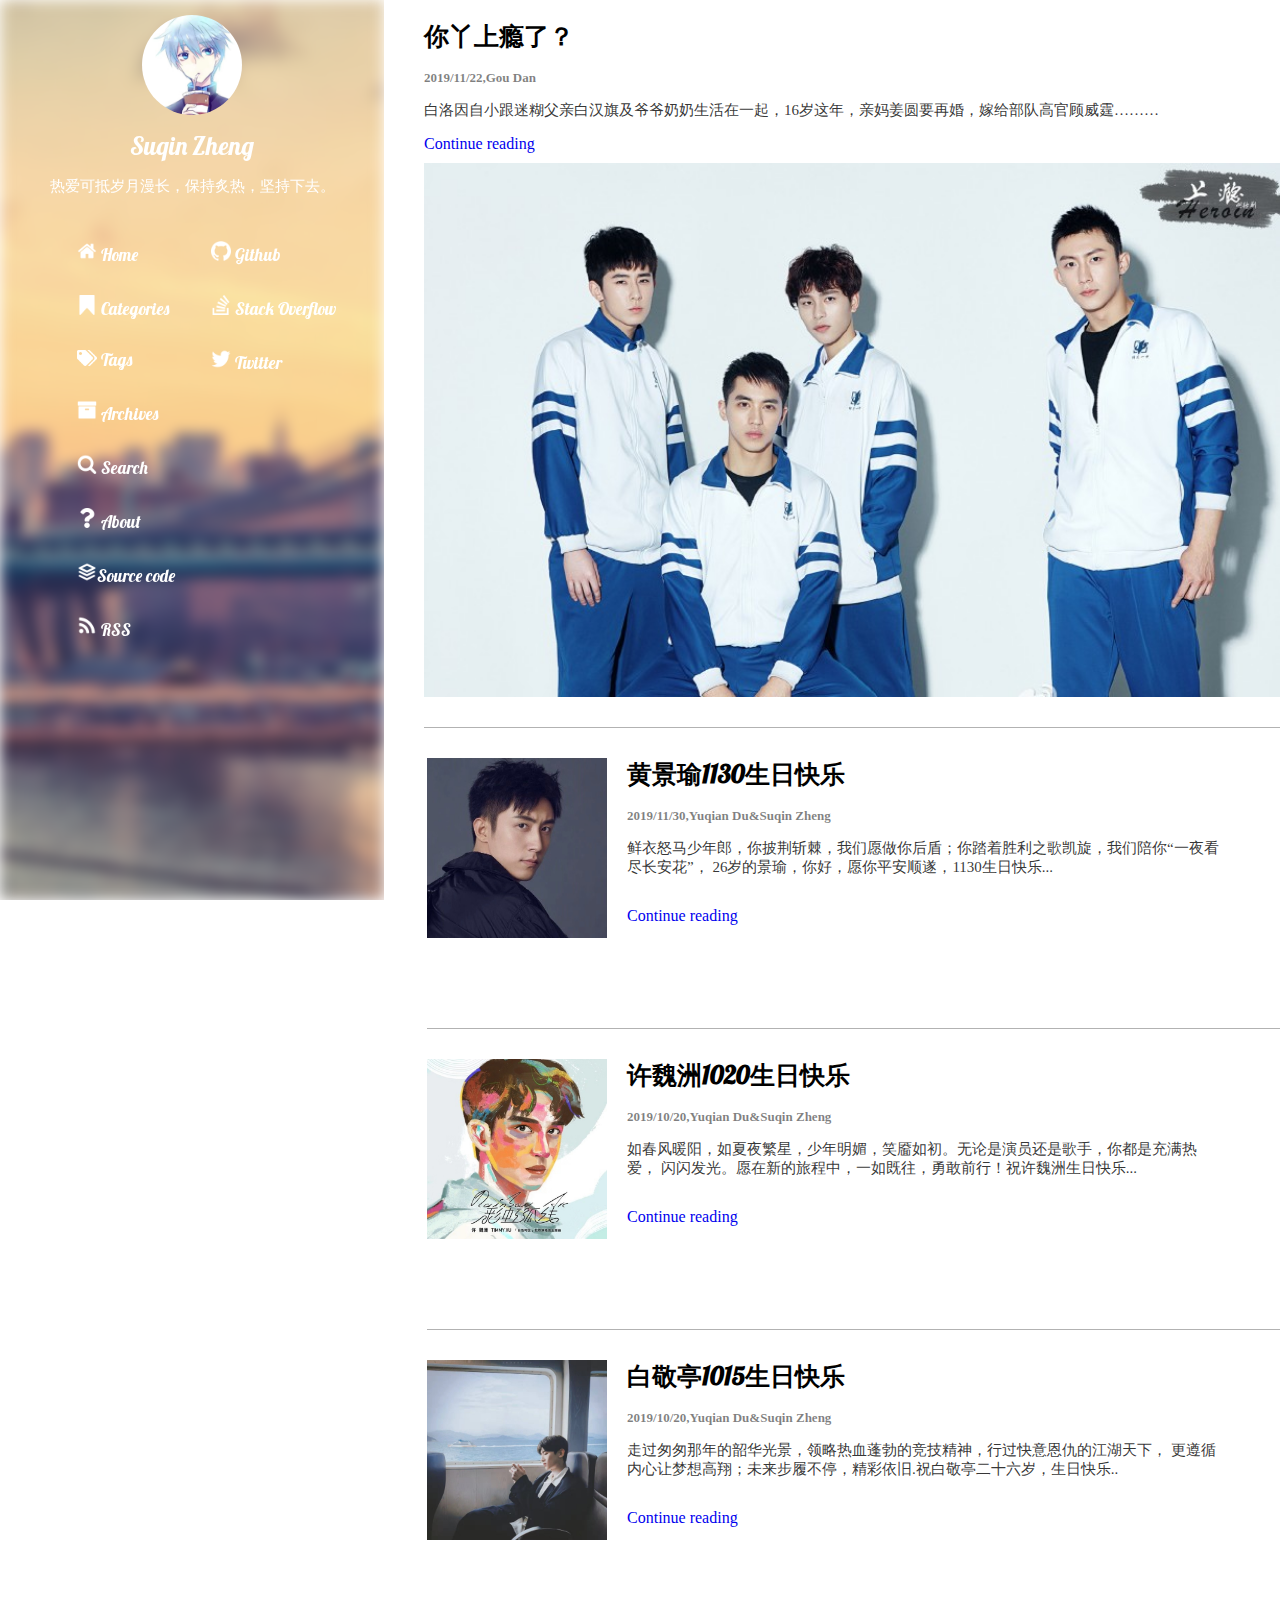
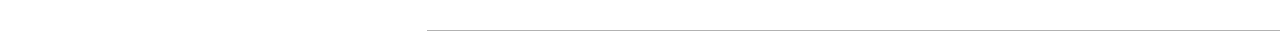
<file: index.html>
<link href="https://fonts.googleapis.com/css?family=Lobster" rel="stylesheet" type="text/css">
<!DOCTYPE html>
<html>

<head>
    <link rel="stylesheet" type="text/css" href="./statics/styles/index.css" />
    <link rel="stylesheet" type="text/css" href="./statics/styles/anime.css" />
</head>

<body>
    <div class="left-main">
        <div class="left-main-content">
            <center>
                <a href="about.html"><img class="head-image border" src="./statics/pics/head.jpg" alt=""></a>
            </center>
            <p class="name sign-common">Suqin Zheng</p>
            <p class="sign sign-common">热爱可抵岁月漫长，保持炙热，坚持下去。</p>
            <div style="position:relative">
                <div style="margin: 0 auto;">
                    <div class="menu-table-left">
                        <p class="menu-content"> <a href="./index.html" style="color:white;text-decoration:none">
                            <img src=./statics/pics/home.png class="iconfont" alt="home"> Home</a></p>
                        <p class="menu-content"> <img src=./statics/pics/categories.png class="iconfont"
                                alt="categories"> Categories</p>
                        <p class="menu-content"> <img src=./statics/pics/tags.png class="iconfont" alt="tags"> Tags</p>
                        <p class="menu-content"> <a href="./timeline.html" style="color: white;text-decoration: none;">
                                <img src=./statics/pics/archive.png class="iconfont" alt="archive"> Archives</a></p>
                        <p class="menu-content"> <img src=./statics/pics/search.png class="iconfont" alt="search">
                            Search</p>
                        <p class="menu-content"> <a href="./about.html" style="color:white;text-decoration:none;"><img
                                    src=./statics/pics/about.png class="iconfont" alt="about"> About</a></p>
                        <p class="menu-content"> <img src=./statics/pics/datasource.png class="iconfont"
                                alt="datasource ">Source
                            code </p>
                        <p class="menu-content"> <img src=./statics/pics/rss.png class="iconfont" alt="rss"> RSS</p>
                    </div>
                    <div class="menu-table-right">
                        <p class="menu-content"> <a href="https://github.com"
                                style="color:white;text-decoration:none"><img src=./statics/pics/github.png
                                    class="iconfont" alt="github"> Github</a></p>
                        <p class="menu-content"> <img src=./statics/pics/stack-overflow.png class="iconfont"
                                alt="stack-overflow">
                            Stack Overflow</p>
                        <p class="menu-content"> <img src=./statics/pics/twitter.png class="iconfont" alt="twitter">
                            Twitter</p>
                    </div>
                </div>
            </div>
        </div>
        <div class="left-main-bg left-main-bg-blur">
        </div>
    </div>

    <div class="right-main">
        <div class="recommend-text" alt="头条文章">
            <div>
                <h1 class="artical-header">你丫上瘾了？</h1>
            </div>
            <div>
                <h2 class="artical-timer">2019/11/22,Gou Dan</h2>
            </div>
            <div>
                <p class="recommend-inline">白洛因自小跟迷糊父亲白汉旗及爷爷奶奶生活在一起，16岁这年，亲妈姜圆要再婚，嫁给部队高官顾威霆………</p>
                <a href="./recommend-artical.html" class="click-link" alt="头条文章">Continue reading</a>
                <img class="recommend-pic" src=./statics/pics/recommend-artical2.jpg style="margin-bottom: 30px;">
            </div>
        </div>
        <div class="right-list">
            <div class="article-list">
                <div class="article-list-img">
                    <img class="aticle-image " src=./statics/pics/p3.jpg alt="the picture of article1">
                </div>
                <div class="article-list-content">
                    <h1 class="artical-header">黄景瑜1130生日快乐</h1>
                    <h2 class="artical-timer">2019/11/30,Yuqian Du&Suqin Zheng</h2>
                    <p class="artical-text">鲜衣怒马少年郎，你披荆斩棘，我们愿做你后盾；你踏着胜利之歌凯旋，我们陪你“一夜看尽长安花”，
                        26岁的景瑜，你好，愿你平安顺遂，1130生日快乐...</p>
                    <a href="https://weibo.com/u/1989519725" class="click-link" alt="详情">Continue reading</a>
                </div>
            </div>
            <div class="article-list">
                <div class="article-list-img">
                    <img class="aticle-image " src=./statics/pics/p2.jpg alt="the picture of article2">
                </div>
                <div class="article-list-content">
                    <h1 class="artical-header">许魏洲1020生日快乐</h1>
                    <h2 class="artical-timer">2019/10/20,Yuqian Du&Suqin Zheng</h2>
                    <p class="artical-text">如春风暖阳，如夏夜繁星，少年明媚，笑靥如初。无论是演员还是歌手，你都是充满热爱，
                        闪闪发光。愿在新的旅程中，一如既往，勇敢前行！祝许魏洲生日快乐​...</p>
                    <a href="https://weibo.com/u/1797270765" class="click-link" alt="详情">Continue reading</a>
                </div>
            </div>
            <div class="article-list">
                <div class="article-list-img">
                    <img class="aticle-image " src=./statics/pics/p4.jpg alt="the picture of article3">
                </div>
                <div class="article-list-content">
                    <h1 class="artical-header">白敬亭1015生日快乐</h1>
                    <h2 class="artical-timer">2019/10/20,Yuqian Du&Suqin Zheng</h2>
                    <p class="artical-text">走过匆匆那年的韶华光景，领略热血蓬勃的竞技精神，行过快意恩仇的江湖天下，
                        更遵循内心让梦想高翔；未来步履不停，精彩依旧.祝白敬亭二十六岁，生日快乐..</p>
                    <div class="click-link"> <a href="https://weibo.com/u/2112496475" class="click-link"
                            alt="详情">Continue reading</a></div>
                </div>
            </div>
        </div>


    </div>
</body>

</html>
</file>
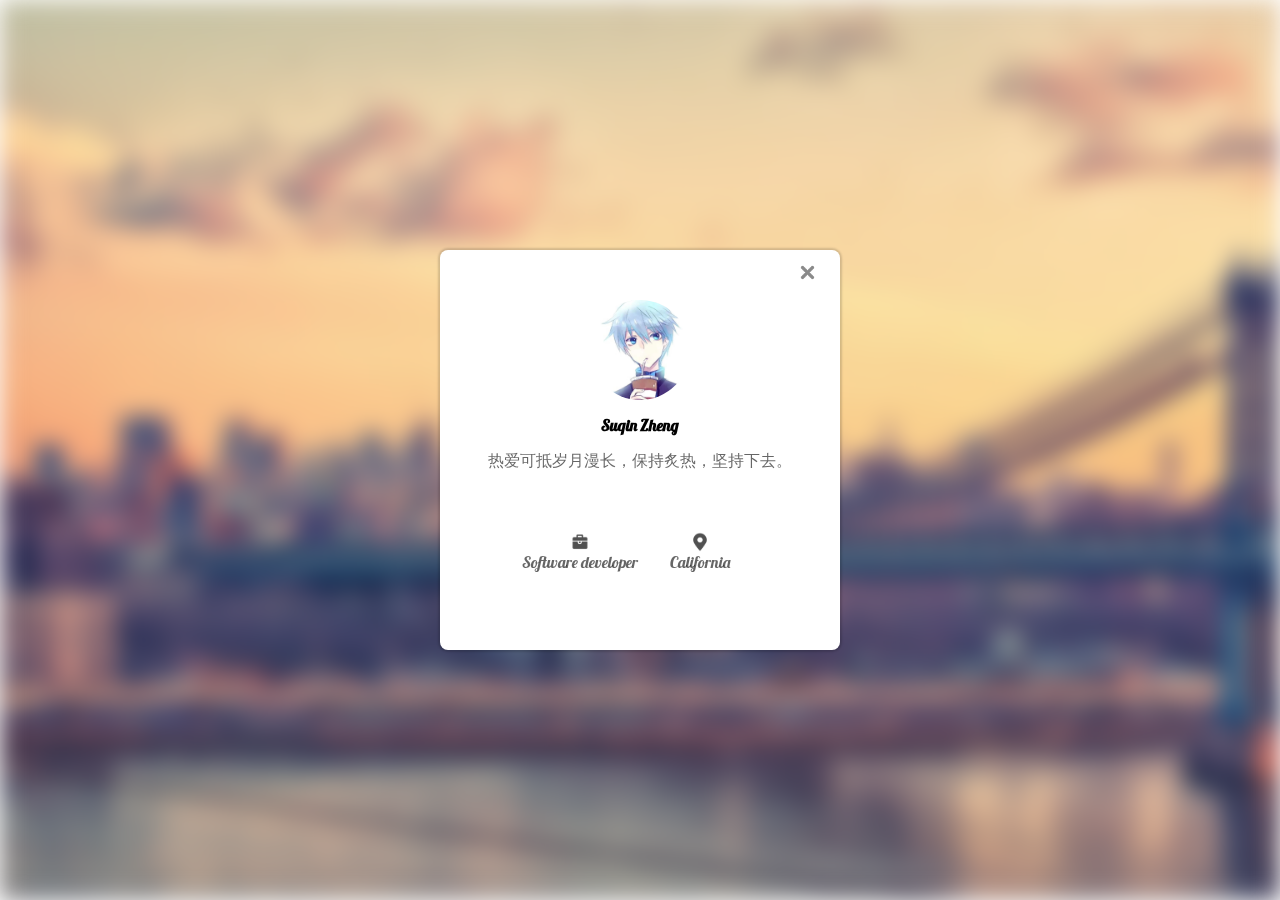
<file: about.html>
<link href="https://fonts.googleapis.com/css?family=Lobster" rel="stylesheet" type="text/css">
<!DOCTYPE html>
<html>

<head>
    <link rel="stylesheet" type="text/css" href="./statics/styles/about.css" />
    <link rel="stylesheet" type="text/css" href="./statics/styles/anime.css" />
</head>

<body>
    <div class="background">
    </div>
    <div class="info-card" style="animation: bounceInDown 2s;">
        <div class="close-button">
            <a href="index.html"><img src="./statics/pics/close.png"
                    style="width: 15px;float: right;margin-right: 25px;margin-top: 15px" alt="close" /></a>
        </div>
        <div class="head-sculpture">
            <img src="./statics/pics/head.jpg" style="width:100px;border-style: none;border-radius: 50%;" />
        </div>
        <div class="user-name">
            <strong>
                <p>Suqin Zheng</p>
            </strong>
        </div>
        <div class="user-info">
            <span>热爱可抵岁月漫长，保持炙热，坚持下去。</span>
        </div>
        <div class="user-detail-left">
            <img src="statics/pics/job.png" style="width:20px;" alt="job" />
            <p>Software developer</p>
        </div>
        <div class="user-detail-right">
            <img src="statics/pics/site.png" style="width:20px" alt="site" />
            <p>California</p>
        </div>
    </div>
</body>

</html>
</file>
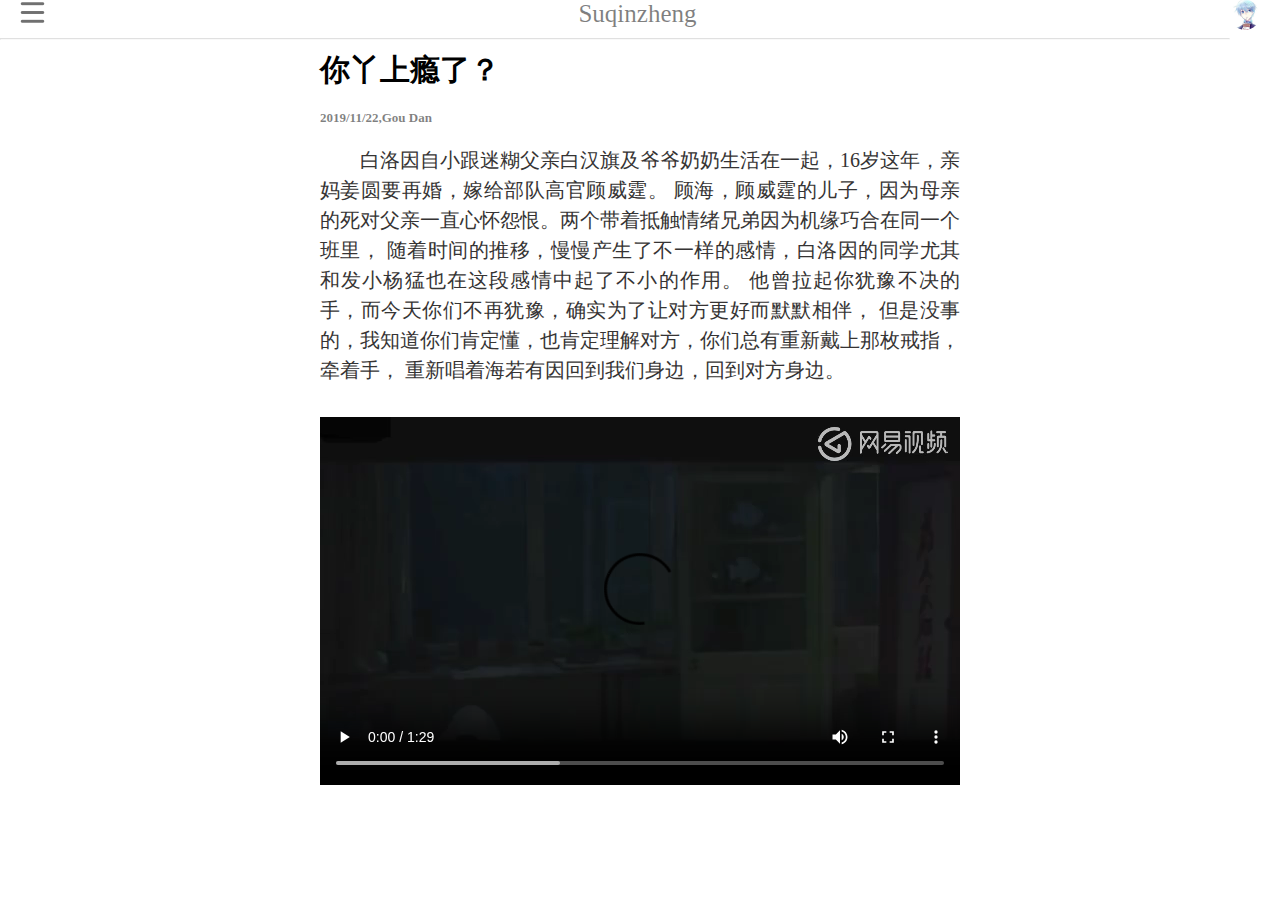
<file: recommend-artical.html>
<!DOCTYPE html>
<html>
    <head>
        <link rel="stylesheet" type="text/css" href="./statics/styles/recommend-artical.css" />
    </head>
    <body>
        <div class="sticky"> 
            <div>
                <img class="top-menu" src="./statics/pics/menu.png" alt="menu" />
            </div>
            <div>
                <img class="top-head" src="./statics/pics/head.jpg" alt="menu-head" />
            </div> 
            <div>
                <p class="top-name">Suqinzheng</p>
            </div>
            <hr style="opacity:0.3">
        </div>
        
     
        <div class="content">
            <h1 style="width:100%">你丫上瘾了？</h1>
            <h2 style="width:100%">2019/11/22,Gou Dan</h2>
            <p style="width:100% " >
            白洛因自小跟迷糊父亲白汉旗及爷爷奶奶生活在一起，16岁这年，亲妈姜圆要再婚，嫁给部队高官顾威霆。
            顾海，顾威霆的儿子，因为母亲的死对父亲一直心怀怨恨。两个带着抵触情绪兄弟因为机缘巧合在同一个班里，
            随着时间的推移，慢慢产生了不一样的感情，白洛因的同学尤其和发小杨猛也在这段感情中起了不小的作用。
            他曾拉起你犹豫不决的手，而今天你们不再犹豫，确实为了让对方更好而默默相伴，
            但是没事的，我知道你们肯定懂，也肯定理解对方，你们总有重新戴上那枚戒指，牵着手，
            重新唱着海若有因回到我们身边，回到对方身边。
            </p>

            <video width=100%  controls="controls">
                <source 
                    src="./statics/videos/shangyin.mp4" type="video/mp4">
                </source>
            </video>
        </div>
    </body>
</html>
</file>
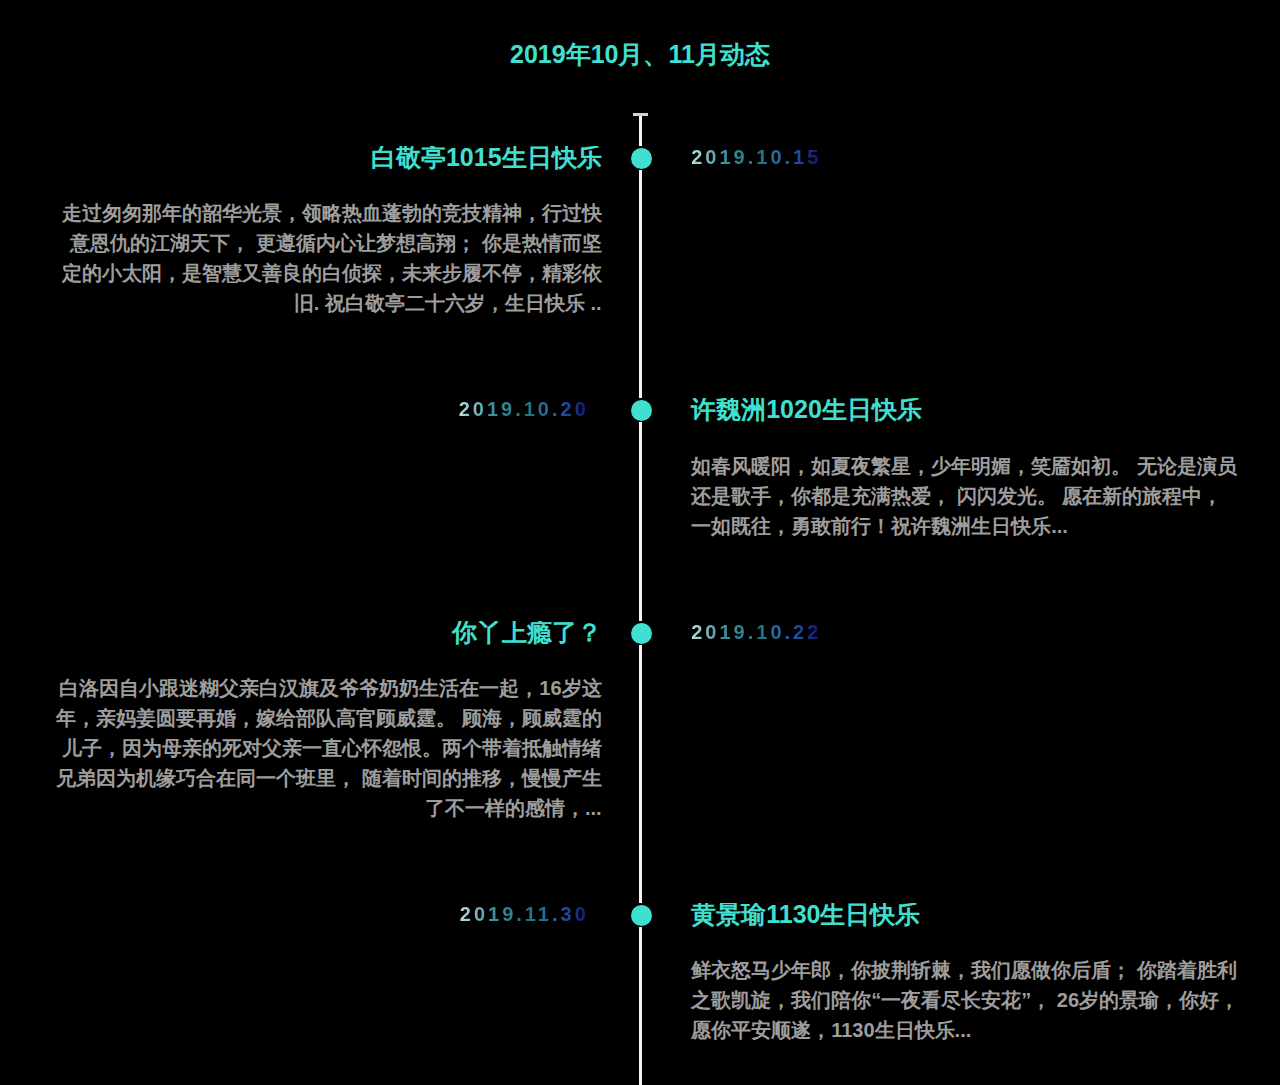
<file: timeline.html>
<!DOCTYPE html>
<html>
    <head>
        <link rel="stylesheet" type="text/css" href="./statics/styles/timeline.css">
    </head>

    <body>
        <div class="timeline">
            <div class="timeline-item period">
                <h2 class="timeline-title">2019年10月、11月动态</h2>
            <div class="timeline-marker"></div>
            <div class="timeline-content"></div>
        </div>

        <ul class="timeline">
            <li class="timeline-item">
                <div class="timeline-info">
                    <span>2019.10.15</span>
                    </div>
                    <div class="timeline-marker"></div>
                    <div class="timeline-content">
                        <h3 class="timeline-title">白敬亭1015生日快乐</h3>
                        <p>
                        走过匆匆那年的韶华光景，领略热血蓬勃的竞技精神，行过快意恩仇的江湖天下， 更遵循内心让梦想高翔；
                        你是热情而坚定的小太阳，是智慧又善良的白侦探，未来步履不停，精彩依旧.
                        祝白敬亭二十六岁，生日快乐 ..
                        </p>
                    </div>
            </li>
            <li class="timeline-item">
                <div class="timeline-info">
                    <span>2019.10.20</span>
                </div>
                <div class="timeline-marker"></div>
                <div class="timeline-content">
                    <h3 class="timeline-title">许魏洲1020生日快乐</h3>
                    <p>
                    如春风暖阳，如夏夜繁星，少年明媚，笑靥如初。
                    无论是演员还是歌手，你都是充满热爱， 闪闪发光。
                    愿在新的旅程中，一如既往，勇敢前行！祝许魏洲生日快乐​...     
                    </p>
                </div>
            </li>
            <li class="timeline-item">
                <div class="timeline-info">
                    <span>2019.10.22</span>
                </div>
                <div class="timeline-marker"></div>
                <div class="timeline-content">
                    <h3 class="timeline-title">你丫上瘾了？</h3>
                    <p>
                    白洛因自小跟迷糊父亲白汉旗及爷爷奶奶生活在一起，16岁这年，亲妈姜圆要再婚，嫁给部队高官顾威霆。
                    顾海，顾威霆的儿子，因为母亲的死对父亲一直心怀怨恨。两个带着抵触情绪兄弟因为机缘巧合在同一个班里，
                    随着时间的推移，慢慢产生了不一样的感情，...      
                    </p>
                </div> 
            </li>
            <li class="timeline-item">
                <div class="timeline-info">
                    <span>2019.11.30</span>
                </div>
                <div class="timeline-marker"></div>
                <div class="timeline-content">
                    <h3 class="timeline-title">黄景瑜1130生日快乐</h3>
                    <p>
                    鲜衣怒马少年郎，你披荆斩棘，我们愿做你后盾；
                    你踏着胜利之歌凯旋，我们陪你“一夜看尽长安花”，
                    26岁的景瑜，你好，愿你平安顺遂，1130生日快乐...      
                    </p>
                </div> 
            </li>
        </ul>
    </body>
</html>
</file>
<file: statics/styles/index.css>
body {
    margin: 0;
    padding: 0;
}

.left-main {
    float: left;
    position: fixed;
    width: 30%;
    height: 100%;
    overflow: hidden;
}

.left-main-bg {
    width: 100%;
    height: 100%;
    background-image: url(../pics/city.jpg);
    background-size: cover;
    width: 100%;
    height: 100%;
    margin-right: 0;
    z-index: 1;
}

.left-main-bg-blur {
    background-position: center;
    background-repeat: no-repeat;
    filter: blur(7px);
    z-index: 2;
}

.left-main-content {
    position: absolute;
    left: 0px;
    right: 0px;
    height: 100%;
    z-index: 3;
}

.right-main {
    float: right;
    width: 70%;
    height: 100%;
    background-size: cover;
}

.iconfont {
    width: 20px;
}

.border {
    border-style: none;
    border-radius: 50%;
    margin-top: 15px;
    margin-bottom: 0px;
}

.head-image {
    width: 100px;
}

.menu-content {
    margin-top: 30px;
}

.sign-common {
    margin-top: 15px;
    margin-bottom: 15px;
    font-family: Lobster;
    text-align: center;
    color: white;
}

.name {
    font-size: 25px;
}

.sign {
    font-size: 15px;
}

pre {
    white-space: pre-wrap;
    word-wrap: break-word;
}

.menu-table-left {
    width: 30%;
    height: 100%;
    margin-left: 20%;
    font-family: Lobster;
    font-size: 17px;
    color: white;
    float: left;
}

.menu-table-right {
    width: 35%;
    height: 100%;
    margin-left: 5%;
    margin-right: 10%;
    font-family: Lobster;
    font-size: 17px;
    color: white;
    float: right;
}

.aticle-image {
    width: 180px;
}

.artical-header {
    font-family: Lobster;
    font-size: 25px;
    color: black;
}

.recommend-text {
    margin-left: 40px;
    margin-top: 20px;
    border-bottom: 1px solid rgba(0, 0, 0, 0.3);
}

.article-list {
    width: 100%;
    height: 30%;
    border-bottom: 1px solid rgba(0, 0, 0, 0.3);
    margin-top: 30px;
}

.article-list-img {
    float: left;
    width: 180px;
    height: 80%;
}

.article-list-content {
    width: 70%;
    height: 100%;
    margin-right: 10%;
    margin-left: 200px;
}

.artical-timer {
    font-size: 13px;
}

.artical-header {
    font-family: Lobster;
    font-size: 25px;
    color: black;
}

.recommend-inline {
    font-size: 15px;
    font: Lobster;
    color: rgba(0, 0, 0, 0.8);
}

.artical-timer {
    font-size: 13px;
    font: Lobster;
    color: rgba(0, 0, 0, 0.5);
}

.artical-text {
    margin-bottom: 5%;
    font: Lobster;
    font-size: 15px;
    color: rgba(0, 0, 0, 0.8);
}

.recommend-pic {
    width: 100%;
    margin-top: 10px;
}

.other-artical {
    height: 20%;
    margin-top: 20px;
    font-size: 15px;
    font: Lobster;
    color: rgba(0, 0, 0, 0.8);
    margin-bottom: 12%;
}

.other-artical {
    margin-top: 20px;
    height: 20%;
    margin-left: 20px;
    font: Lobster;
}

.other-artical-left {
    margin-left: 10px;
    margin-right: 10px;
}

.other-artical-right {
    margin-left: 10px;
}

.other-artical-pic {
    height: 140px;
}

.click-link {
    text-decoration: none;
}

@media screen and (max-width: 1000px) {
    .menu-table-left {
        width: 100%;
        height: 63%;
        ;
        text-align: center;
        font-family: Lobster;
        margin-left: 0;
        font-size: 0px;
        color: white;
    }
    .menu-table-right {
        width: 100%;
        height: 61%;
        text-align: center;
        font-family: Lobster;
        margin-left: 0;
        margin-right: 0;
        font-size: 0px;
        color: white;
    }
    .head-image {
        width: 50px;
    }
    .sign-common {
        margin-top: 0px;
        margin-bottom: 0px;
        font-family: Lobster;
        text-align: center;
        color: none;
    }
    .name {
        font-size: 0px;
    }
    .sign {
        font-size: 0px;
    }
    .menu-table {
        width: 80%;
        height: 100%;
        margin-left: 15%;
        font-family: Lobster;
        font-size: 0px;
        color: white;
    }
    .menu-content {
        margin-top: 25px;
    }
    .iconfont {
        width: 30px;
    }
    .border {
        border-style: none;
        border-radius: 50%;
        margin-top: 5px;
        margin-bottom: 0px;
    }
    .left-main {
        float: left;
        position: fixed;
        width: 20%;
        height: 100%;
        overflow: hidden;
    }
    .right-main {
        float: right;
        width: 80%;
        height: 100%;
        background-size: cover;
    }
    .artical-text {
        margin-bottom: 2%;
        font: Lobster;
        font-size: 15px;
        color: rgba(0, 0, 0, 0.8);
    }
    .click-link {
        margin-top: 10px;
    }
}

.right-list {
    width: 95.2%;
    float: right;
}

@media screen and (max-width: 890px) {
    .menu-table-left {
        width: 100%;
        height: 63%;
        ;
        text-align: center;
        font-family: Lobster;
        margin-left: 0;
        font-size: 0px;
        color: white;
    }
    .menu-table-right {
        width: 100%;
        height: 61%;
        text-align: center;
        font-family: Lobster;
        margin-left: 0;
        margin-right: 0;
        font-size: 0px;
        color: white;
    }
    .head-image {
        width: 50px;
    }
    .sign-common {
        margin-top: 0px;
        margin-bottom: 0px;
        font-family: Lobster;
        text-align: center;
        color: none;
    }
    .name {
        font-size: 0px;
    }
    .sign {
        font-size: 0px;
    }
    .menu-table {
        width: 80%;
        height: 100%;
        margin-left: 15%;
        font-family: Lobster;
        font-size: 0px;
        color: white;
    }
    .menu-content {
        margin-top: 25px;
    }
    .iconfont {
        width: 30px;
    }
    .border {
        border-style: none;
        border-radius: 50%;
        margin-top: 5px;
        margin-bottom: 0px;
    }
    .left-main {
        float: left;
        position: fixed;
        width: 20%;
        height: 100%;
        overflow: hidden;
    }
    .right-main {
        float: right;
        width: 80%;
        height: 100%;
        background-size: cover;
    }
    .artical-text {
        margin-bottom: 2%;
        font: Lobster;
        font-size: 15px;
        color: rgba(0, 0, 0, 0.8);
    }
    .click-link {
        margin-top: 10px;
    }
    .article-list-img {
        width: 100%;
        height: 50%;
        text-align: center;
    }
    .article-list {
        width: 100%;
        height: 50%;
        border-bottom: 1px solid rgba(0, 0, 0, 0.3);
        margin-top: 30px;
    }
    .article-list-content {
        width: 100%;
        height: 100%;
        margin-right: 0;
        margin-left: 0;
        text-align: center;
    }
    .recommend-text {
        margin-left: 0;
        text-align: center;
    }
    .right-list{
        width:100%;
    }
}
</file>
<file: statics/styles/about.css>
* {
    margin: 0;
    padding: 0;
    font-family: Lobster;
    word-break: break-all;
}

.background {
    position: fixed;
    height: 100%;
    width: 100%;
    background-image: url(../pics/city.jpg);
    background-size: cover;
    filter: blur(12px);
}

.info-card {
    position: absolute;
    top: 50%;
    left: 50%;
    height: 400px;
    width: 400px;
    transform: translate(-50%, -50%);
    background-color: white;
    border-radius: 2%;
    box-shadow: 0px 0px 2px 2px rgba(0, 0, 0, 0.15);
}

.head-sculpture {
    text-align: center;
    border-style: none;
    border-radius: 50%;
}

.user-name {
    margin-top: 15px;
    text-align: center;
}

.user-info {
    width: 100%;
    margin-top: 15px;
    text-align: center;
    color: rgba(0, 0, 0, 0.6);
}

.user-detail-left {
    float: left;
    width: 30%;
    margin-top: 60px;
    margin-left: 20%;
    text-align: center;
    color: rgba(0, 0, 0, 0.6);
}

.user-detail-right {
    float: right;
    width: 30%;
    margin-top: 60px;
    margin-right: 20%;
    text-align: center;
    color: rgba(0, 0, 0, 0.6);
}

.close-button {
    width: 100%;
    height: 50px;
}
</file>
<file: statics/styles/recommend-artical.css>
*{
    margin: 0;
    padding: 0;
}

h1{
    margin-bottom: 3%;
    font-size: 30px;
    font: Lobster;
}

h2{
    margin-bottom: 3%;
    font-size: 13px;
    font: Lobster;
    color: rgba(0, 0, 0, 0.5);
}

.content{
    width: 50%;
    margin-left: 25%;
}

.content p{
    margin-bottom: 5%;
    text-indent: 2em;
    text-align: justify;
    font-size: 20px;
    font-weight: 400;
    line-height: 1.5;
    color:rgb(54, 52, 52);
}

.top-menu{
    float: left;
    width: 25px;
    margin-left: 20px;
    margin-bottom: 10px;
}

.top-name{
    margin-bottom: 10px;
    font-family: Lobster;
    font-size: 25px;
    color: rgba(0, 0, 0, 0.5);
}

.top-head{
    float: right;
    margin-right: 20px;
    margin-bottom: 10px;
    width: 30px;
    border-radius: 50%;
}

.sticky{
    position: sticky;
    top: 0;
    width: 100%;
    margin-bottom: 10px;
    text-align: center;
    background-color: white;
    z-index: 1;
}
</file>
<file: statics/styles/timeline.css>
*{
    padding: 0;
    margin: 0;
}

body{
    background-color: black;
    background-size: cover;
    font-family: Helvetica, arial, tahoma, verdana;
    -webkit-font-smoothing: antialiased;
}

.timeline{
    @media (min-width: 992px);
    display: table;
    text-align: center;
    line-height: 1.4em;
    list-style: none;
    margin: 0;
    padding: 0;
    width: 100%;   
}

.timeline h1,h2,h3,h4,h5,h6 {
    color:turquoise;
    font-weight: 900;
    font-size: 25px;
}

.timeline-item{
    display: block;
    margin: 0;
    padding: 0;
    padding-bottom: 40px;
    padding-left: 0px;
    position: relative;
    overflow: hidden;
}

.timeline-item:last-child{
    padding-bottom: 0;
}

.timeline-info{
    display: block;
    font-size: 12px;
    font-weight: 700;
    letter-spacing: 3px;
    margin: 0;
    padding: 0;
    padding-right: 3%;
    text-transform: uppercase;
    white-space: nowrap;
}

.timeline-info span{
    font-family: Verdana, Geneva, Tahoma, sans-serif;
    font-size: 20px;
    background: linear-gradient(to right, rgb(184, 224, 220),rgb(62, 144, 158),rgb(33, 121, 128),rgb(40, 99, 175)
    ,rgb(17, 17, 116));
    -webkit-background-clip: text;
    color: transparent;
}

.timeline-marker{
    display: block;
    position: absolute;
    top: 0;
    bottom: 0;
    left: 50%;
    margin: 0;
    padding: 0;
    width: 15px;
    margin-left: -7.5px;
}

.timeline-marker::before{
    background: turquoise;
    border: 3px solid transparent;
    border-radius: 100%;
    content: "";
    display: block;
    height: 15px;
    position: absolute;
    text-align: center;
    top: 2px;
    left: -2px;
    width: 15px;
    transition: background 0.3s ease-in-out,
                border 0.3s ease-in-out;
}

.timeline-marker::after{
    content: "";
    width: 3px;
    background: whitesmoke;
    display: block;
    position: absolute;
    top: 24px;
    bottom: 0;
    left: 45%;
}

.timeline-marker .timeline-item:last-child::after{
    content: none;
}

.timeline-item:not(.period):hover .timeline-marker::before{
    background: transparent;
    border: 3px solid turquoise;
}

.timeline-item:nth-child(even) .timeline-info{
    float: left;
    text-align: right;
    width: 46%;
}

.timeline-item:nth-child(even) .timeline-content{
    float: right;
    text-align: left;
    padding-right: 3%;
    width: 43%;
}

.timeline-item:nth-child(odd) .timeline-info{
    float: right;
    text-align: left;
    width: 43%;
}

.timeline-item:nth-child(odd) .timeline-content{
    float: left;
    text-align: right;
    width: 43%;
}

.timeline-item .period .timeline-content{
    float: none;
    padding: 0;
    width: 100%;
    text-align: center;
}

.timeline-item .period{
    padding: 50px 0 90px;
}

.timeline-content{
    display: block;
    width: 40%;
    margin: 0;
    padding: 0;
    padding-bottom: 40px;
    padding-left: 4%;
    color: rgb(158, 157, 157);
}

.timeline-content h3{
    padding-bottom: 30px;
}

.timeline-content p{
    font-weight: 600;
    font-size: 20px;
    line-height: 1.5em;
}

.timeline-content p:last-child{
    margin-bottom: 0;
}

.period{
    padding: 0;
}

.period .timeline-info{
    display: table-cell;
    vertical-align: top;
    display: none;
}

.period .timeline-marker::before{
    background: transparent;
    content: "";
    width: 15px;
    height: auto;
    border: none;
    border-radius: 0;
    top: 0;
    left: 0;
    bottom: 30px;
    position: absolute;
    border-bottom: 3px solid #ccd5db;
}

.period .timeline-marker::after{
    content: "";
    height: 30px;
    bottom: 0;
    top: auto;
}

.period .timeline-content{
    padding: 40px 0 70px;
}


.period .timeline-title{
    display: block;
    padding-top: 3%;
    padding-bottom: 0;
    text-align: center;
    position: relative;
    left: auto;
    margin-top: 5px;
    margin-bottom: -30px;
}
</file>
